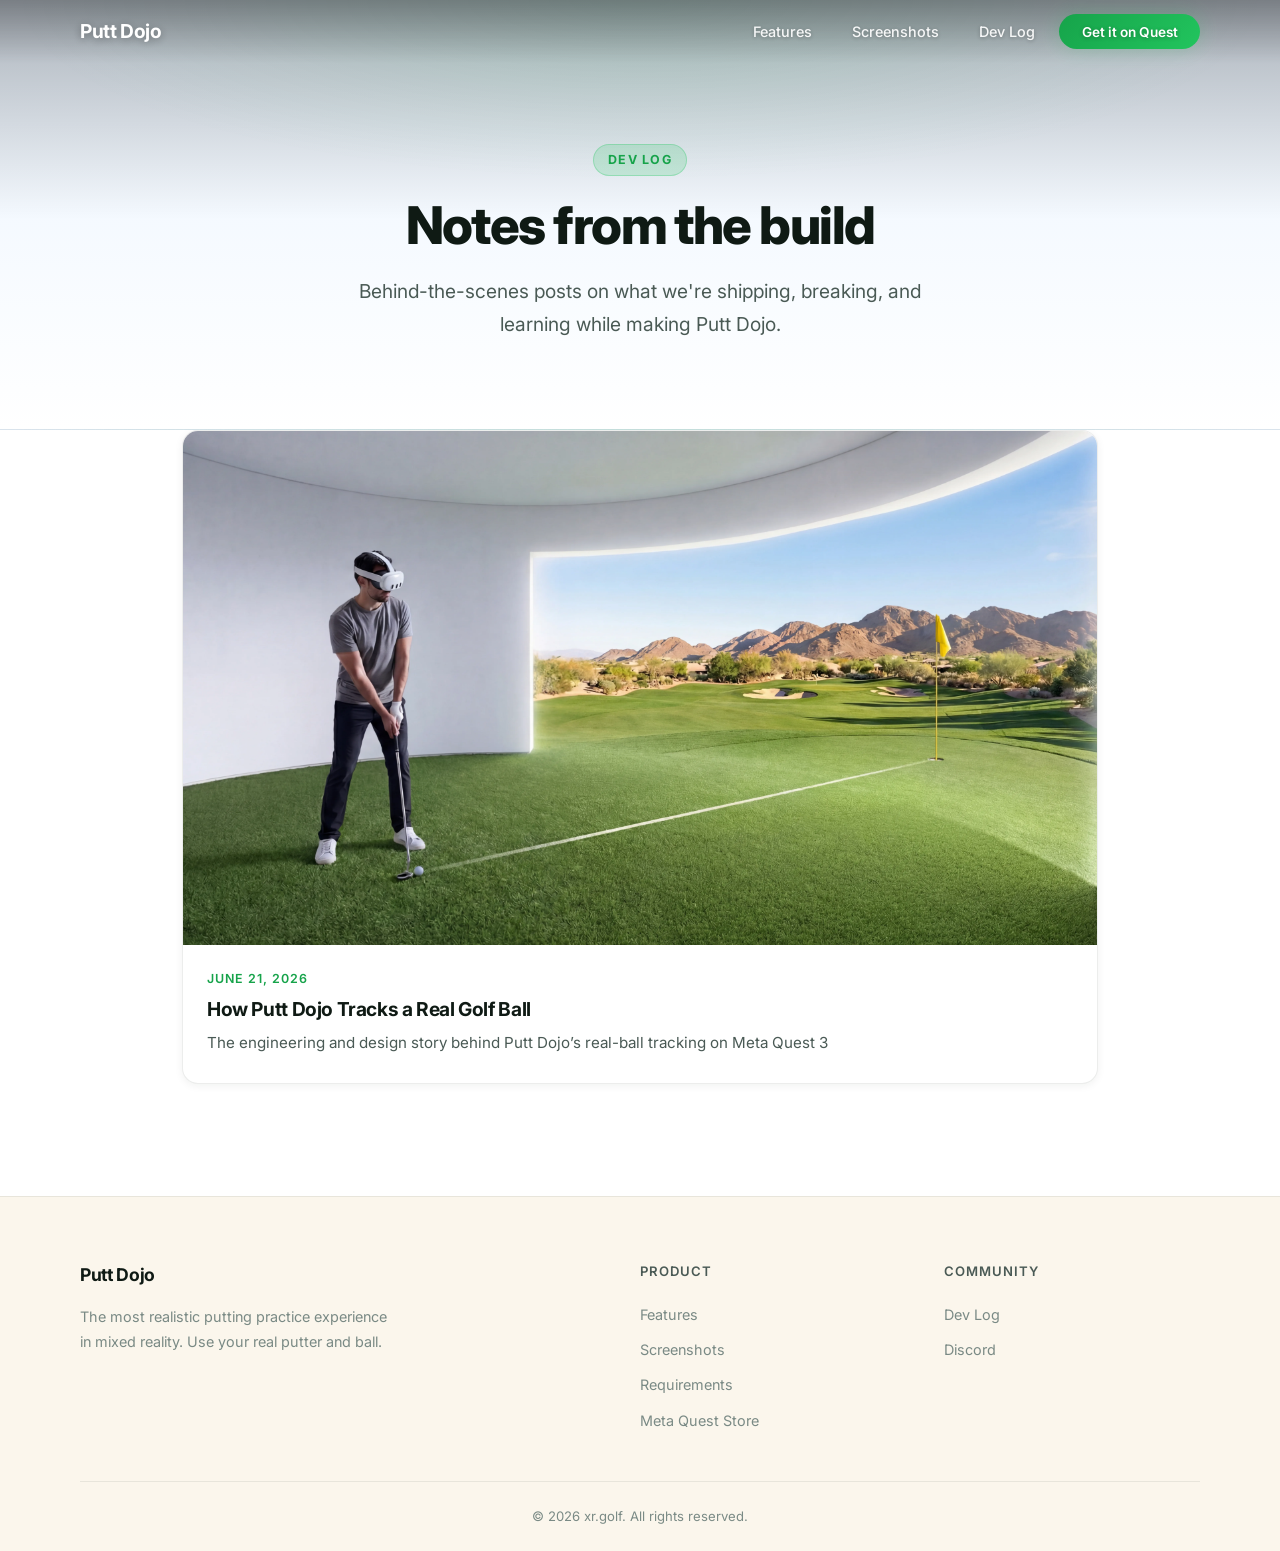
<file: devlog/index.html>
<!doctype html>
<html lang="en">
  <head>
    <meta charset="UTF-8" />
    <meta name="viewport" content="width=device-width, initial-scale=1.0" />
    <meta name="theme-color" content="#ffffff" />
    <title>Dev Log — Putt Dojo</title>
    <meta
      name="description"
      content="Behind-the-scenes notes on building Putt Dojo — a mixed-reality putting simulator for Meta Quest 3."
    />
    <link rel="canonical" href="https://puttdojo.com/devlog/" />

    <!-- Open Graph -->
    <meta property="og:type" content="website" />
    <meta property="og:site_name" content="Putt Dojo" />
    <meta property="og:url" content="https://puttdojo.com/devlog/" />
    <meta property="og:title" content="Dev Log — Putt Dojo" />
    <meta
      property="og:description"
      content="Behind-the-scenes notes on building Putt Dojo — a mixed-reality putting simulator for Meta Quest 3."
    />
    <meta property="og:image" content="https://puttdojo.com/images/keyart.webp" />

    <!-- Twitter Card -->
    <meta name="twitter:card" content="summary_large_image" />
    <meta name="twitter:title" content="Dev Log — Putt Dojo" />
    <meta
      name="twitter:description"
      content="Behind-the-scenes notes on building Putt Dojo — a mixed-reality putting simulator for Meta Quest 3."
    />
    <meta
      name="twitter:image"
      content="https://puttdojo.com/images/keyart.webp"
    />

    <link rel="preconnect" href="https://fonts.googleapis.com" />
    <link rel="preconnect" href="https://fonts.gstatic.com" crossorigin />
    <link
      href="https://fonts.googleapis.com/css2?family=Inter:wght@400;500;600;700;800&display=swap"
      rel="stylesheet"
    />
    <link rel="icon" type="image/x-icon" href="../images/favicon.ico" />
    <link rel="stylesheet" href="../styles.css" />
    <link rel="stylesheet" href="devlog.css" />

    <!-- Structured data -->
    <script type="application/ld+json">
      {
        "@context": "https://schema.org",
        "@type": "Blog",
        "@id": "https://puttdojo.com/devlog/#blog",
        "name": "Putt Dojo Dev Log",
        "description": "Behind-the-scenes notes on building Putt Dojo — a mixed-reality putting simulator for Meta Quest 3.",
        "url": "https://puttdojo.com/devlog/",
        "publisher": {
          "@type": "Organization",
          "name": "Putt Dojo",
          "url": "https://puttdojo.com/",
          "logo": "https://puttdojo.com/images/icon.png"
        },
        "blogPost": [
          {
            "@type": "BlogPosting",
            "headline": "How Putt Dojo Tracks a Real Golf Ball",
            "url": "https://puttdojo.com/devlog/tracking-a-real-golf-ball.html",
            "image": "https://puttdojo.com/images/keyart.webp",
            "datePublished": "2026-06-21",
            "author": { "@type": "Person", "name": "Gayan" }
          }
        ]
      }
    </script>
  </head>
  <body>
    <nav class="nav scrolled" id="nav">
      <div class="nav-container">
        <a href="../index.html" class="nav-logo"><span>Putt Dojo</span></a>
        <ul class="nav-links" id="nav-links">
          <li><a href="../index.html#features">Features</a></li>
          <li><a href="../index.html#screenshots">Screenshots</a></li>
          <li><a href="index.html">Dev Log</a></li>
          <li>
            <a
              href="https://www.meta.com/en-gb/experiences/putt-window/7908645409222708/"
              class="nav-cta"
              target="_blank"
              rel="noopener noreferrer"
              >Get it on Quest</a
            >
          </li>
        </ul>
        <button
          class="nav-toggle"
          id="nav-toggle"
          aria-label="Toggle navigation"
        >
          <span></span><span></span><span></span>
        </button>
      </div>
    </nav>

    <header class="devlog-hero">
      <div class="devlog-hero-content">
        <span class="section-label">Dev Log</span>
        <h1 class="devlog-title">Notes from the build</h1>
        <p class="devlog-deck">
          Behind-the-scenes posts on what we're shipping, breaking, and learning
          while making Putt Dojo.
        </p>
      </div>
    </header>

    <section class="devlog-index">
      <div class="devlog-list">
        <a href="tracking-a-real-golf-ball.html" class="devlog-card">
          <div class="devlog-card-thumb">
            <img
              src="../images/keyart.webp"
              alt="Putt Dojo key art — real golf ball tracking in mixed reality"
            />
          </div>
          <div class="devlog-card-body">
            <span class="devlog-card-meta">June 21, 2026</span>
            <h3>How Putt Dojo Tracks a Real Golf Ball</h3>
            <p>
              The engineering and design story behind Putt Dojo&rsquo;s
              real-ball tracking on Meta Quest 3
            </p>
          </div>
        </a>

        <!--
          To add a post, copy this block and update the href, image, date,
          title, and summary.

          <a href="your-new-post.html" class="devlog-card">
            <div class="devlog-card-thumb"><img src="../images/keyart.webp" alt="" /></div>
            <div class="devlog-card-body">
              <span class="devlog-card-meta">DATE &middot; READ TIME</span>
              <h3>Title</h3>
              <p>Summary.</p>
            </div>
          </a>
        -->
      </div>
    </section>

    <footer class="footer" style="margin-top: 2rem">
      <div class="container">
        <div class="footer-content">
          <div class="footer-brand">
            <a href="../index.html" class="footer-logo"
              ><span>Putt Dojo</span></a
            >
            <p class="footer-description">
              The most realistic putting practice experience in mixed reality.
              Use your real putter and ball.
            </p>
          </div>
          <div class="footer-links-group">
            <h4>Product</h4>
            <ul>
              <li><a href="../index.html#features">Features</a></li>
              <li><a href="../index.html#screenshots">Screenshots</a></li>
              <li><a href="../index.html#requirements">Requirements</a></li>
              <li>
                <a
                  href="https://www.meta.com/en-gb/experiences/putt-window/7908645409222708/"
                  target="_blank"
                  rel="noopener noreferrer"
                  >Meta Quest Store</a
                >
              </li>
            </ul>
          </div>
          <div class="footer-links-group">
            <h4>Community</h4>
            <ul>
              <li><a href="index.html">Dev Log</a></li>
              <li>
                <a
                  href="https://discord.gg/wkDcwCEBzJ"
                  target="_blank"
                  rel="noopener noreferrer"
                  >Discord</a
                >
              </li>
            </ul>
          </div>
        </div>
        <div class="footer-bottom">
          <p>&copy; 2026 xr.golf. All rights reserved.</p>
        </div>
      </div>
    </footer>

    <script src="../script.js"></script>
  </body>
</html>
</file>
<file: styles.css>
:root {
  /* Color palette - Daylight Theme matching store key art */
  --primary: #22c55e;
  --primary-dark: #16a34a;
  --primary-light: #4ade80;
  --primary-glow: rgba(34, 197, 94, 0.18);
  --accent: #22c55e;

  /* Daylight surface tiers */
  --sky-50: #eaf4ff;
  --sky-100: #d6ebff;
  --sky-200: #b9ddff;
  --sand-50: #fbf6ec;
  --sand-100: #f4ead5;
  --green-surface: #ecfdf5;

  /* Variable names retained for backwards compat with existing selectors,
     repointed to light values. */
  --bg-darkest: #ffffff;
  --bg-dark: var(--sky-50);
  --bg-darker: var(--sand-50);
  --bg-card: #ffffff;
  --bg-card-hover: var(--green-surface);
  --bg-elevated: rgba(34, 197, 94, 0.05);

  --text-primary: #0f1a14;
  --text-secondary: #4a5a55;
  --text-muted: #7a8a85;
  --text-accent: var(--primary);

  --border-subtle: rgba(15, 26, 20, 0.08);
  --border-light: rgba(15, 26, 20, 0.14);
  --border-accent: rgba(34, 197, 94, 0.28);

  /* Secondary yellow flag accent */
  --accent-yellow: #fbbf24;
  --accent-yellow-dark: #f59e0b;
  --accent-yellow-glow: rgba(251, 191, 36, 0.18);
  --gold: var(--accent-yellow);
  --discord: #5865f2;

  /* Gradients */
  --gradient-hero-overlay: linear-gradient(
    180deg,
    rgba(255, 255, 255, 0) 0%,
    rgba(255, 255, 255, 0) 55%,
    rgba(255, 255, 255, 0.55) 82%,
    #ffffff 100%
  );
  --gradient-nav-vignette: linear-gradient(
    180deg,
    rgba(0, 0, 0, 0.28) 0%,
    rgba(0, 0, 0, 0) 100%
  );
  --gradient-primary: linear-gradient(135deg, #16a34a 0%, #22c55e 100%);
  --gradient-card: linear-gradient(
    145deg,
    #ffffff 0%,
    rgba(34, 197, 94, 0.04) 100%
  );
  --gradient-cta: linear-gradient(135deg, #16a34a 0%, #22c55e 100%);
  --gradient-cta-yellow: linear-gradient(135deg, #f59e0b 0%, #fbbf24 100%);

  /* Spacing */
  --section-padding: 5rem;
  --container-max: 1120px;

  /* Shadows - soft slate */
  --shadow-sm: 0 2px 8px rgba(15, 26, 20, 0.06);
  --shadow-md: 0 8px 24px rgba(15, 26, 20, 0.08);
  --shadow-lg: 0 18px 48px rgba(15, 26, 20, 0.12);
  --shadow-glow: 0 0 40px rgba(34, 197, 94, 0.18);
  --shadow-glow-strong: 0 0 60px rgba(34, 197, 94, 0.28);
  --shadow-glow-yellow: 0 0 40px rgba(251, 191, 36, 0.22);

  /* Transitions */
  --transition-fast: 0.15s ease;
  --transition-normal: 0.3s cubic-bezier(0.4, 0, 0.2, 1);
  --transition-slow: 0.5s cubic-bezier(0.4, 0, 0.2, 1);

  /* Border radius */
  --radius-sm: 8px;
  --radius-md: 12px;
  --radius-lg: 16px;
  --radius-xl: 24px;
}

* {
  margin: 0;
  padding: 0;
  box-sizing: border-box;
}

html {
  scroll-behavior: smooth;
}

body {
  font-family:
    "Inter",
    -apple-system,
    BlinkMacSystemFont,
    "Segoe UI",
    Roboto,
    sans-serif;
  background: var(--bg-darkest);
  color: var(--text-primary);
  line-height: 1.6;
  overflow-x: hidden;
  -webkit-font-smoothing: antialiased;
  -moz-osx-font-smoothing: grayscale;
}

/* ===== NAVIGATION ===== */
.nav {
  position: fixed;
  top: 0;
  left: 0;
  right: 0;
  z-index: 1000;
  padding: 1rem 2rem;
  transition: all var(--transition-normal);
  background: var(--gradient-nav-vignette);
}

.nav.scrolled {
  background: rgba(255, 255, 255, 0.85);
  backdrop-filter: blur(24px) saturate(180%);
  -webkit-backdrop-filter: blur(24px) saturate(180%);
  border-bottom: 1px solid var(--border-subtle);
  box-shadow: 0 4px 20px rgba(15, 26, 20, 0.05);
}

.nav-container {
  max-width: var(--container-max);
  margin: 0 auto;
  display: flex;
  align-items: center;
  justify-content: space-between;
}

.nav-logo {
  display: flex;
  align-items: center;
  gap: 0.75rem;
  text-decoration: none;
  color: #ffffff;
  font-weight: 700;
  font-size: 1.2rem;
  letter-spacing: -0.02em;
  text-shadow: 0 2px 8px rgba(0, 0, 0, 0.35);
  transition:
    color var(--transition-normal),
    text-shadow var(--transition-normal);
}

.nav.scrolled .nav-logo {
  color: var(--text-primary);
  text-shadow: none;
}

.nav-logo img {
  height: 36px;
  width: auto;
}

.nav-links {
  display: flex;
  align-items: center;
  gap: 0.5rem;
  list-style: none;
}

.nav-links a {
  color: rgba(255, 255, 255, 0.92);
  text-decoration: none;
  font-weight: 500;
  font-size: 0.9rem;
  padding: 0.5rem 1rem;
  border-radius: var(--radius-sm);
  transition: all var(--transition-fast);
  text-shadow: 0 1px 4px rgba(0, 0, 0, 0.3);
}

.nav-links a:hover {
  color: #ffffff;
  background: rgba(255, 255, 255, 0.12);
}

.nav.scrolled .nav-links a {
  color: var(--text-secondary);
  text-shadow: none;
}

.nav.scrolled .nav-links a:hover {
  color: var(--text-primary);
  background: rgba(15, 26, 20, 0.05);
}

.nav-cta {
  background: var(--gradient-primary) !important;
  color: white !important;
  padding: 0.6rem 1.4rem !important;
  border-radius: 50px !important;
  font-weight: 600 !important;
  font-size: 0.85rem !important;
  transition: all var(--transition-normal) !important;
  box-shadow: 0 0 20px rgba(34, 197, 94, 0.2);
}

.nav-cta:hover {
  transform: translateY(-1px) !important;
  box-shadow: 0 0 30px rgba(34, 197, 94, 0.35) !important;
  background: var(--gradient-primary) !important;
}

.nav-toggle {
  display: none;
  flex-direction: column;
  gap: 5px;
  background: none;
  border: none;
  cursor: pointer;
  padding: 0.5rem;
}

.nav-toggle span {
  width: 22px;
  height: 2px;
  background: #ffffff;
  border-radius: 2px;
  transition: var(--transition-fast);
  box-shadow: 0 1px 4px rgba(0, 0, 0, 0.35);
}

.nav.scrolled .nav-toggle span {
  background: var(--text-primary);
  box-shadow: none;
}

/* ===== HERO SECTION ===== */
.hero {
  min-height: 100vh;
  display: flex;
  flex-direction: column;
  align-items: center;
  justify-content: center;
  padding: 8rem 2rem 6rem;
  background-image:
    url("images/keyart.webp"),
    linear-gradient(180deg, #8fc4dc 0%, #d8c89a 55%, #6ea84a 100%);
  background-size: cover, cover;
  background-position:
    center center,
    center center;
  background-repeat: no-repeat, no-repeat;
  background-color: #b8d8e8;
  position: relative;
  overflow: hidden;
}

.hero::before {
  content: "";
  position: absolute;
  top: 0;
  left: 0;
  right: 0;
  height: 220px;
  background: var(--gradient-nav-vignette);
  pointer-events: none;
  z-index: 1;
}

.hero::after {
  content: "";
  position: absolute;
  inset: 0;
  background:
    radial-gradient(
      ellipse 60% 45% at 50% 42%,
      rgba(0, 0, 0, 0.45) 0%,
      rgba(0, 0, 0, 0.25) 45%,
      rgba(0, 0, 0, 0) 75%
    ),
    var(--gradient-hero-overlay);
  pointer-events: none;
  z-index: 1;
}

.hero-content {
  position: relative;
  z-index: 2;
  text-align: center;
  max-width: 900px;
  margin: 0 auto;
}

.hero-badge {
  display: inline-flex;
  align-items: center;
  gap: 0.5rem;
  background: rgba(255, 255, 255, 0.92);
  border: 1px solid rgba(255, 255, 255, 0.6);
  padding: 0.5rem 1.2rem;
  border-radius: 50px;
  font-size: 0.82rem;
  font-weight: 600;
  color: var(--primary-dark);
  margin-bottom: 2rem;
  animation: fadeInUp 0.6s ease-out 0s both;
  letter-spacing: 0.01em;
  backdrop-filter: blur(8px);
  box-shadow: 0 4px 16px rgba(15, 26, 20, 0.12);
}

.hero-badge svg {
  color: var(--primary);
}

.hero-title {
  font-size: clamp(3.5rem, 11vw, 7rem);
  font-weight: 800;
  line-height: 1;
  letter-spacing: -0.035em;
  margin-bottom: 0.5rem;
  color: #ffffff;
  animation: fadeInUp 0.6s ease-out 0.1s both;
  text-shadow:
    0 1px 2px rgba(0, 0, 0, 0.55),
    0 4px 14px rgba(0, 0, 0, 0.5),
    0 12px 40px rgba(0, 0, 0, 0.45);
}

.hero-wordmark-sub {
  font-size: clamp(1.15rem, 3vw, 1.85rem);
  font-weight: 600;
  color: #ffffff;
  margin-bottom: 2.75rem;
  letter-spacing: 0.02em;
  animation: fadeInUp 0.6s ease-out 0.2s both;
  text-shadow:
    0 1px 2px rgba(0, 0, 0, 0.55),
    0 3px 12px rgba(0, 0, 0, 0.5),
    0 8px 24px rgba(0, 0, 0, 0.4);
}

.hero-tagline {
  font-size: clamp(1rem, 2.5vw, 1.15rem);
  font-weight: 400;
  color: var(--text-secondary);
  margin-bottom: 3rem;
  animation: fadeInUp 0.6s ease-out 0.2s both;
  max-width: 600px;
  margin-left: auto;
  margin-right: auto;
  line-height: 1.7;
}

.hero-buttons {
  display: flex;
  flex-wrap: wrap;
  gap: 1rem;
  justify-content: center;
  animation: fadeInUp 0.6s ease-out 0.4s both;
}

/* ===== BUTTONS ===== */
.btn {
  display: inline-flex;
  align-items: center;
  gap: 0.6rem;
  padding: 0.85rem 1.75rem;
  font-size: 0.95rem;
  font-weight: 600;
  text-decoration: none;
  border-radius: var(--radius-md);
  transition: all var(--transition-normal);
  cursor: pointer;
  border: none;
  letter-spacing: -0.01em;
}

.btn-lg {
  padding: 1rem 2rem;
  font-size: 1.05rem;
}

.btn-primary {
  background: var(--gradient-primary);
  color: white;
  box-shadow: 0 0 24px rgba(34, 197, 94, 0.2);
}

.btn-primary:hover {
  transform: translateY(-2px);
  box-shadow: 0 0 40px rgba(34, 197, 94, 0.35);
}

.btn-secondary {
  background: rgba(255, 255, 255, 0.92);
  color: var(--text-primary);
  border: 1px solid rgba(255, 255, 255, 0.7);
  backdrop-filter: blur(10px);
  box-shadow: 0 4px 16px rgba(15, 26, 20, 0.12);
}

.btn-secondary:hover {
  background: #ffffff;
  border-color: #ffffff;
  transform: translateY(-2px);
  box-shadow: 0 8px 24px rgba(15, 26, 20, 0.18);
}

.btn-outline {
  background: transparent;
  color: var(--text-primary);
  border: 1.5px solid var(--text-primary);
}

.btn-outline:hover {
  background: var(--text-primary);
  color: #ffffff;
  transform: translateY(-2px);
}

.scroll-indicator {
  position: absolute;
  bottom: 2rem;
  left: 50%;
  transform: translateX(-50%);
  animation: bounce 2s infinite;
  opacity: 0.6;
  color: #ffffff;
  z-index: 2;
  filter: drop-shadow(0 2px 6px rgba(0, 0, 0, 0.3));
}

.scroll-indicator svg {
  width: 28px;
  height: 28px;
}

/* ===== SECTION STYLES ===== */
.section {
  padding: var(--section-padding) 2rem;
}

.section-dark {
  background: var(--bg-darkest);
}

.section-darker {
  background: var(--bg-dark);
}

/* Demo section: hosts the relocated YouTube embed directly under the hero */
.section-demo {
  background: #ffffff;
  padding: 4rem 2rem 5rem;
  position: relative;
}

.demo-container {
  max-width: 960px;
  margin: 0 auto;
  text-align: center;
  position: relative;
  z-index: 1;
}

.demo-container .section-label {
  margin-bottom: 1.25rem;
}

.demo-lead {
  font-size: 1.05rem;
  color: var(--text-secondary);
  max-width: 620px;
  margin: 0 auto 2.5rem;
  line-height: 1.7;
}

.hero-video-container {
  position: relative;
  width: 100%;
  max-width: 920px;
  margin: 0 auto;
  border-radius: var(--radius-xl);
  overflow: hidden;
  border: 1px solid var(--border-subtle);
  box-shadow: var(--shadow-lg), var(--shadow-glow);
}

.video-wrapper {
  position: relative;
  aspect-ratio: 16 / 9;
  background: #000;
}

.video-wrapper iframe {
  position: absolute;
  top: 0;
  left: 0;
  width: 100%;
  height: 100%;
  border: 0;
}

.section-cta {
  background: #ffffff;
  position: relative;
  overflow: hidden;
}

.section-cta::before {
  content: "";
  position: absolute;
  top: 50%;
  left: 50%;
  width: 700px;
  height: 700px;
  transform: translate(-50%, -50%);
  background: radial-gradient(
    circle,
    rgba(34, 197, 94, 0.1) 0%,
    transparent 70%
  );
  pointer-events: none;
}

.container {
  max-width: var(--container-max);
  margin: 0 auto;
  position: relative;
  z-index: 1;
}

.section-header {
  text-align: center;
  margin-bottom: 4rem;
}

.section-label {
  display: inline-block;
  font-size: 0.78rem;
  font-weight: 700;
  text-transform: uppercase;
  letter-spacing: 0.1em;
  color: var(--primary-dark);
  margin-bottom: 0.75rem;
  padding: 0.3rem 0.9rem;
  background: var(--primary-glow);
  border-radius: 50px;
  border: 1px solid var(--border-accent);
}

.section-label--flag {
  color: var(--accent-yellow-dark);
  background: var(--accent-yellow-glow);
  border-color: rgba(245, 158, 11, 0.3);
}

.section-title {
  font-size: clamp(2rem, 4.5vw, 2.75rem);
  font-weight: 800;
  margin-bottom: 1rem;
  letter-spacing: -0.03em;
  color: var(--text-primary);
}

.section-subtitle {
  font-size: 1.05rem;
  color: var(--text-secondary);
  max-width: 560px;
  margin: 0 auto;
  line-height: 1.7;
}

/* ===== FEATURES SECTION ===== */
.features-grid {
  display: grid;
  grid-template-columns: repeat(auto-fit, minmax(300px, 1fr));
  gap: 1.5rem;
}

.feature-card {
  background: var(--bg-card);
  padding: 2.5rem;
  border-radius: var(--radius-lg);
  border: 1px solid var(--border-subtle);
  transition: all var(--transition-normal);
  position: relative;
  overflow: hidden;
  box-shadow: var(--shadow-sm);
}

.feature-card:hover {
  border-color: var(--border-accent);
  background: var(--bg-card-hover);
  transform: translateY(-4px);
  box-shadow: var(--shadow-md), var(--shadow-glow);
}

.feature-icon {
  width: 56px;
  height: 56px;
  display: flex;
  align-items: center;
  justify-content: center;
  background: var(--primary-glow);
  border: 1px solid var(--border-accent);
  border-radius: var(--radius-md);
  margin-bottom: 1.5rem;
  color: var(--primary);
}

.feature-card h3 {
  font-size: 1.2rem;
  font-weight: 700;
  margin-bottom: 0.75rem;
  color: var(--text-primary);
  letter-spacing: -0.02em;
}

.feature-card p {
  color: var(--text-secondary);
  line-height: 1.7;
  font-size: 0.95rem;
}

/* ===== SCREENSHOTS SECTION ===== */
.screenshots-grid {
  display: grid;
  grid-template-columns: repeat(auto-fit, minmax(280px, 1fr));
  gap: 1.25rem;
}

.screenshot-item {
  position: relative;
  border-radius: var(--radius-lg);
  overflow: hidden;
  transition: all var(--transition-normal);
  aspect-ratio: 16 / 10;
  background: var(--bg-card);
  border: 1px solid var(--border-subtle);
  box-shadow: var(--shadow-sm);
  cursor: pointer;
}

.screenshot-item:hover {
  transform: scale(1.02);
  border-color: var(--border-accent);
  box-shadow: var(--shadow-md), var(--shadow-glow);
}

.screenshot-item img {
  width: 100%;
  height: 100%;
  object-fit: cover;
  transition: opacity var(--transition-normal);
}

.screenshot-item::after {
  content: "";
  position: absolute;
  inset: 0;
  background: linear-gradient(to top, rgba(0, 0, 0, 0.4) 0%, transparent 50%);
  pointer-events: none;
  opacity: 0;
  transition: opacity var(--transition-normal);
}

.screenshot-item:hover::after {
  opacity: 1;
}

.screenshot-expand-icon {
  position: absolute;
  bottom: 12px;
  right: 12px;
  width: 36px;
  height: 36px;
  background: rgba(255, 255, 255, 0.92);
  backdrop-filter: blur(8px);
  border: 1px solid rgba(15, 26, 20, 0.08);
  border-radius: 50%;
  display: flex;
  align-items: center;
  justify-content: center;
  opacity: 0;
  transition:
    opacity var(--transition-normal),
    transform var(--transition-normal);
  z-index: 2;
  pointer-events: none;
}

.screenshot-expand-icon svg {
  width: 16px;
  height: 16px;
  color: var(--text-primary);
}

.screenshot-item:hover .screenshot-expand-icon {
  opacity: 1;
}

/* ===== LIGHTBOX GALLERY ===== */
.lightbox {
  position: fixed;
  top: 0;
  left: 0;
  width: 100%;
  height: 100%;
  background: rgba(0, 0, 0, 0.96);
  z-index: 2000;
  display: flex;
  align-items: center;
  justify-content: center;
  opacity: 0;
  visibility: hidden;
  transition:
    opacity var(--transition-normal),
    visibility var(--transition-normal);
  backdrop-filter: blur(20px);
}

.lightbox.active {
  opacity: 1;
  visibility: visible;
}

.lightbox-content {
  max-width: 90vw;
  max-height: 85vh;
  display: flex;
  align-items: center;
  justify-content: center;
}

.lightbox-image {
  max-width: 100%;
  max-height: 85vh;
  object-fit: contain;
  border-radius: var(--radius-lg);
  box-shadow: 0 20px 60px rgba(0, 0, 0, 0.5);
  transform: scale(0.95);
  transition: transform var(--transition-normal);
}

.lightbox.active .lightbox-image {
  transform: scale(1);
}

.lightbox-close {
  position: absolute;
  top: 20px;
  right: 20px;
  width: 44px;
  height: 44px;
  background: rgba(255, 255, 255, 0.08);
  border: 1px solid rgba(255, 255, 255, 0.1);
  border-radius: 50%;
  color: white;
  font-size: 28px;
  cursor: pointer;
  display: flex;
  align-items: center;
  justify-content: center;
  transition: all var(--transition-fast);
  z-index: 2001;
}

.lightbox-close:hover {
  background: rgba(255, 255, 255, 0.15);
  transform: scale(1.05);
}

.lightbox-nav {
  position: absolute;
  top: 50%;
  transform: translateY(-50%);
  width: 52px;
  height: 52px;
  background: rgba(255, 255, 255, 0.08);
  border: 1px solid rgba(255, 255, 255, 0.1);
  border-radius: 50%;
  color: white;
  cursor: pointer;
  display: flex;
  align-items: center;
  justify-content: center;
  transition: all var(--transition-fast);
  z-index: 2001;
}

.lightbox-nav:hover {
  background: rgba(255, 255, 255, 0.15);
  transform: translateY(-50%) scale(1.05);
}

.lightbox-nav svg {
  width: 24px;
  height: 24px;
}

.lightbox-prev {
  left: 20px;
}

.lightbox-next {
  right: 20px;
}

.lightbox-counter {
  position: absolute;
  bottom: 24px;
  left: 50%;
  transform: translateX(-50%);
  color: var(--text-secondary);
  font-size: 0.85rem;
  font-weight: 500;
  background: rgba(0, 0, 0, 0.6);
  backdrop-filter: blur(10px);
  border: 1px solid rgba(255, 255, 255, 0.08);
  padding: 6px 18px;
  border-radius: 50px;
}

/* Mobile lightbox adjustments */
@media (max-width: 768px) {
  .lightbox-nav {
    width: 40px;
    height: 40px;
  }

  .lightbox-nav svg {
    width: 20px;
    height: 20px;
  }

  .lightbox-prev {
    left: 10px;
  }

  .lightbox-next {
    right: 10px;
  }

  .lightbox-close {
    top: 10px;
    right: 10px;
    width: 38px;
    height: 38px;
    font-size: 24px;
  }

  .lightbox-counter {
    bottom: 16px;
    font-size: 0.8rem;
    padding: 5px 14px;
  }

  .screenshot-expand-icon {
    opacity: 0.7;
  }
}

/* ===== TESTIMONIALS SECTION ===== */
.testimonials-grid {
  display: grid;
  grid-template-columns: repeat(auto-fit, minmax(300px, 1fr));
  gap: 1.5rem;
}

.testimonial-card {
  background: var(--bg-card);
  padding: 2rem;
  border-radius: var(--radius-lg);
  border: 1px solid var(--border-subtle);
  position: relative;
  transition: all var(--transition-normal);
  display: flex;
  flex-direction: column;
  box-shadow: var(--shadow-sm);
}

.testimonial-card:hover {
  border-color: var(--border-accent);
  transform: translateY(-4px);
  box-shadow: var(--shadow-md), var(--shadow-glow);
}

.testimonial-card::before {
  content: "\201C";
  position: absolute;
  top: 1.25rem;
  right: 1.5rem;
  font-size: 4rem;
  font-family: Georgia, serif;
  color: var(--accent-yellow);
  opacity: 0.25;
  line-height: 1;
}

.testimonial-rating {
  color: var(--gold);
  font-size: 0.95rem;
  letter-spacing: 3px;
  margin-bottom: 1rem;
}

.testimonial-text {
  font-size: 1rem;
  line-height: 1.8;
  color: var(--text-secondary);
  margin-bottom: 1.5rem;
  font-style: italic;
  flex: 1;
}

.testimonial-footer {
  display: flex;
  align-items: center;
  gap: 0.75rem;
  padding-top: 1rem;
  border-top: 1px solid var(--border-subtle);
}

.testimonial-avatar {
  width: 40px;
  height: 40px;
  border-radius: 50%;
  background: var(--primary-glow);
  border: 1px solid var(--border-accent);
  display: flex;
  align-items: center;
  justify-content: center;
  color: var(--primary);
}

.testimonial-author {
  font-weight: 600;
  color: var(--text-primary);
  font-size: 0.9rem;
}

.testimonial-source {
  font-size: 0.8rem;
  color: var(--text-muted);
}

/* ===== REQUIREMENTS SECTION ===== */
.requirements-container {
  max-width: 700px;
  margin: 0 auto;
}

.requirements-card {
  background: var(--bg-card);
  border-radius: var(--radius-xl);
  padding: 3rem;
  border: 1px solid var(--border-subtle);
  position: relative;
  overflow: hidden;
  box-shadow: var(--shadow-md);
}

.requirements-card::before {
  content: "";
  position: absolute;
  top: 0;
  left: 0;
  width: 4px;
  height: 100%;
  background: var(--gradient-primary);
}

.requirements-card h3 {
  font-size: 1.3rem;
  font-weight: 700;
  color: var(--text-primary);
  margin-bottom: 2rem;
  letter-spacing: -0.02em;
}

.requirements-list {
  list-style: none;
  margin-bottom: 2rem;
}

.requirements-list li {
  display: flex;
  align-items: flex-start;
  gap: 1rem;
  padding: 1rem 0;
  border-bottom: 1px solid var(--border-subtle);
  color: var(--text-secondary);
  font-size: 0.98rem;
}

.requirements-list li:last-child {
  border-bottom: none;
}

.check-icon {
  width: 26px;
  height: 26px;
  min-width: 26px;
  background: var(--primary-glow);
  border: 1px solid var(--border-accent);
  border-radius: 50%;
  display: flex;
  align-items: center;
  justify-content: center;
  color: var(--primary);
  margin-top: 1px;
}

.note-box {
  display: flex;
  align-items: flex-start;
  gap: 0.75rem;
  background: rgba(251, 191, 36, 0.12);
  border: 1px solid rgba(245, 158, 11, 0.28);
  padding: 1.25rem 1.5rem;
  border-radius: var(--radius-md);
  margin-top: 2rem;
}

.note-box-icon {
  color: var(--accent-yellow-dark);
  min-width: 18px;
  margin-top: 2px;
}

.note-box p {
  color: var(--text-secondary);
  font-size: 0.9rem;
  line-height: 1.65;
}

.controller-note {
  margin-top: 2rem;
  color: var(--text-muted);
  font-size: 0.92rem;
  font-style: italic;
  text-align: center;
}

/* ===== CTA SECTION ===== */
.cta-content {
  text-align: center;
  max-width: 600px;
  margin: 0 auto;
  padding: 3rem 0;
}

.cta-title {
  font-size: clamp(2rem, 4.5vw, 2.5rem);
  font-weight: 800;
  margin-bottom: 1.25rem;
  line-height: 1.15;
  letter-spacing: -0.03em;
  color: var(--text-primary);
}

.cta-text {
  font-size: 1.05rem;
  color: var(--text-secondary);
  margin-bottom: 2.5rem;
  line-height: 1.7;
}

.cta-buttons {
  display: flex;
  flex-wrap: wrap;
  gap: 1rem;
  justify-content: center;
}

/* ===== FOOTER ===== */
.footer {
  background: var(--sand-50);
  border-top: 1px solid var(--border-subtle);
  padding: 4rem 2rem 0;
}

.footer-content {
  display: grid;
  grid-template-columns: 2fr 1fr 1fr;
  gap: 3rem;
  padding-bottom: 3rem;
}

.footer-brand {
  max-width: 320px;
}

.footer-logo {
  display: flex;
  align-items: center;
  gap: 0.6rem;
  text-decoration: none;
  color: var(--text-primary);
  font-weight: 700;
  font-size: 1.1rem;
  letter-spacing: -0.02em;
  margin-bottom: 1rem;
}

.footer-logo img {
  height: 32px;
  width: auto;
}

.footer-description {
  font-size: 0.9rem;
  color: var(--text-muted);
  line-height: 1.7;
}

.footer-links-group h4 {
  font-size: 0.82rem;
  font-weight: 600;
  text-transform: uppercase;
  letter-spacing: 0.08em;
  color: var(--text-secondary);
  margin-bottom: 1.25rem;
}

.footer-links-group ul {
  list-style: none;
  display: flex;
  flex-direction: column;
  gap: 0.6rem;
}

.footer-links-group a {
  color: var(--text-muted);
  text-decoration: none;
  font-size: 0.9rem;
  transition: color var(--transition-fast);
}

.footer-links-group a:hover {
  color: var(--text-primary);
}

.footer-bottom {
  border-top: 1px solid var(--border-subtle);
  padding: 1.5rem 0;
  text-align: center;
}

.footer-bottom p {
  color: var(--text-muted);
  font-size: 0.82rem;
}

/* ===== ANIMATIONS ===== */
@keyframes fadeInUp {
  from {
    opacity: 0;
    transform: translateY(24px);
  }
  to {
    opacity: 1;
    transform: translateY(0);
  }
}

@keyframes bounce {
  0%,
  100% {
    transform: translateX(-50%) translateY(0);
  }
  50% {
    transform: translateX(-50%) translateY(8px);
  }
}

.reveal {
  opacity: 0;
  transform: translateY(30px);
  transition: all 0.7s cubic-bezier(0.4, 0, 0.2, 1);
}

.reveal.active {
  opacity: 1;
  transform: translateY(0);
}

/* Stagger animation for grid children */
.features-grid .reveal:nth-child(2) {
  transition-delay: 0.1s;
}
.features-grid .reveal:nth-child(3) {
  transition-delay: 0.2s;
}
.testimonials-grid .reveal:nth-child(2) {
  transition-delay: 0.1s;
}
.testimonials-grid .reveal:nth-child(3) {
  transition-delay: 0.2s;
}
.screenshots-grid .reveal:nth-child(2) {
  transition-delay: 0.05s;
}
.screenshots-grid .reveal:nth-child(3) {
  transition-delay: 0.1s;
}
.screenshots-grid .reveal:nth-child(4) {
  transition-delay: 0.15s;
}
.screenshots-grid .reveal:nth-child(5) {
  transition-delay: 0.2s;
}

/* Lazy load images - only lazy class starts hidden */
img.lazy {
  opacity: 0;
  transition: opacity var(--transition-normal);
}

img.lazy.loaded,
img.loaded,
.lightbox-image {
  opacity: 1;
}

/* ===== RESPONSIVE ===== */
@media (max-width: 900px) {
  .nav-links {
    display: none;
    position: absolute;
    top: 100%;
    left: 0;
    right: 0;
    background: rgba(255, 255, 255, 0.98);
    backdrop-filter: blur(24px);
    flex-direction: column;
    padding: 1.5rem;
    gap: 0.5rem;
    border-bottom: 1px solid var(--border-subtle);
    box-shadow: 0 8px 24px rgba(15, 26, 20, 0.08);
  }

  .nav-links.active {
    display: flex;
  }

  .nav-links.active a {
    color: var(--text-secondary);
    text-shadow: none;
  }

  .nav-links.active a:hover {
    color: var(--text-primary);
    background: rgba(15, 26, 20, 0.05);
  }

  .nav-links a {
    padding: 0.75rem 1rem;
    width: 100%;
  }

  .nav-toggle {
    display: flex;
  }

  .hero {
    padding: 7rem 1.5rem 4rem;
    min-height: 88vh;
    background-position: 68% center;
  }

  .hero-video-container {
    margin-bottom: 2rem;
  }

  .section-demo {
    padding: 3rem 1.5rem 4rem;
  }

  .btn {
    padding: 0.8rem 1.5rem;
    font-size: 0.9rem;
  }

  .section {
    padding: 5rem 1.5rem;
  }

  .feature-card {
    padding: 2rem;
  }

  .requirements-card {
    padding: 2rem;
  }

  .testimonials-grid {
    grid-template-columns: 1fr;
  }

  .footer-content {
    grid-template-columns: 1fr;
    gap: 2rem;
  }

  .footer-brand {
    max-width: 100%;
  }
}

@media (max-width: 480px) {
  .hero-buttons {
    flex-direction: column;
    width: 100%;
  }

  .hero-buttons .btn {
    width: 100%;
    justify-content: center;
  }

  .cta-buttons {
    flex-direction: column;
  }

  .cta-buttons .btn {
    width: 100%;
    justify-content: center;
  }

  .features-grid {
    grid-template-columns: 1fr;
  }

  .screenshots-grid {
    grid-template-columns: 1fr;
  }

  .proof-items {
    display: grid;
    grid-template-columns: 1fr 1fr;
    gap: 1.5rem;
  }

  .hero-title {
    font-size: 2.2rem;
  }
}

/* ===== LITE-YOUTUBE FACADE ===== */
.lite-youtube {
  position: relative;
  width: 100%;
  padding-bottom: 56.25%; /* 16:9 aspect ratio */
  background-color: #000;
  cursor: pointer;
  overflow: hidden;
}

.lite-youtube img {
  position: absolute;
  top: 0;
  left: 0;
  width: 100%;
  height: 100%;
  object-fit: cover;
  opacity: 1; /* Override lazy-load default */
}

.lite-youtube-playbtn {
  position: absolute;
  top: 50%;
  left: 50%;
  transform: translate(-50%, -50%);
  background: none;
  border: none;
  cursor: pointer;
  z-index: 1;
  transition:
    transform 0.2s ease,
    filter 0.2s ease;
}

.lite-youtube-playbtn svg {
  filter: drop-shadow(0 2px 8px rgba(0, 0, 0, 0.4));
}

.lite-youtube:hover .lite-youtube-playbtn {
  transform: translate(-50%, -50%) scale(1.1);
}

.lite-youtube:hover .lite-youtube-playbtn svg {
  filter: drop-shadow(0 4px 12px rgba(0, 0, 0, 0.5));
}

.lite-youtube.activated {
  padding-bottom: 0;
  height: 100%;
}

.lite-youtube.activated img,
.lite-youtube.activated .lite-youtube-playbtn {
  display: none;
}

.lite-youtube iframe {
  position: absolute;
  top: 0;
  left: 0;
  width: 100%;
  height: 100%;
  border: none;
}
</file>
<file: devlog/devlog.css>
/* ===========================================================
   DEVLOG ARTICLE STYLES
   Extends the main styles.css with prose / long-form typography.
   Keep this file purely additive — colour tokens, fonts, buttons
   and the .nav / .footer come from ../styles.css.
   =========================================================== */

/* The main site uses `img { opacity: 0 }` + a `.loaded` class added by
   script.js for lazy-loaded images. Dev log images are not lazy-loaded,
   so opt them back in to being visible by default. */
.devlog-hero img,
.devlog-cover img,
.devlog-card img,
.article img {
  opacity: 1;
}

/* ----- Article hero (compact replacement for the keyart hero) ----- */
.devlog-hero {
  position: relative;
  padding: 9rem 2rem 3.5rem;
  background:
    radial-gradient(
      ellipse 70% 60% at 50% 0%,
      rgba(34, 197, 94, 0.12) 0%,
      rgba(34, 197, 94, 0) 70%
    ),
    linear-gradient(180deg, var(--sky-50) 0%, #ffffff 100%);
  border-bottom: 1px solid var(--border-subtle);
  overflow: hidden;
}

.devlog-hero::before {
  content: "";
  position: absolute;
  top: 0;
  left: 0;
  right: 0;
  height: 220px;
  background: var(--gradient-nav-vignette);
  pointer-events: none;
  z-index: 1;
}

.devlog-hero-content {
  position: relative;
  z-index: 2;
  max-width: 760px;
  margin: 0 auto;
  text-align: center;
}

.devlog-hero .section-label {
  margin-bottom: 1.25rem;
}

.devlog-title {
  font-size: clamp(2rem, 5vw, 3.25rem);
  font-weight: 800;
  line-height: 1.15;
  letter-spacing: -0.03em;
  color: var(--text-primary);
  margin-bottom: 1.25rem;
}

.devlog-deck {
  font-size: clamp(1.05rem, 2vw, 1.2rem);
  color: var(--text-secondary);
  line-height: 1.7;
  max-width: 620px;
  margin: 0 auto 2rem;
}

.devlog-meta {
  display: inline-flex;
  flex-wrap: wrap;
  align-items: center;
  justify-content: center;
  gap: 0.5rem 1rem;
  font-size: 0.88rem;
  color: var(--text-muted);
}

.devlog-meta .dot {
  width: 4px;
  height: 4px;
  border-radius: 50%;
  background: var(--text-muted);
  opacity: 0.6;
}

.devlog-meta a {
  color: var(--primary-dark);
  text-decoration: none;
  font-weight: 600;
}

.devlog-meta a:hover {
  text-decoration: underline;
}

/* ----- Optional cover image directly under the hero ----- */
.devlog-cover {
  max-width: 980px;
  margin: 0 auto;
  padding: 0 2rem;
  margin-top: -1rem;
  margin-bottom: 3rem;
}

.devlog-cover figure {
  border-radius: var(--radius-xl);
  overflow: hidden;
  border: 1px solid var(--border-subtle);
  box-shadow: var(--shadow-lg);
  background: #000;
}

.devlog-cover img,
.devlog-cover video {
  display: block;
  width: 100%;
  height: auto;
}

/* ----- Article body / prose ----- */
.article {
  max-width: 720px;
  margin: 0 auto;
  padding: 0 1.5rem 5rem;
  color: var(--text-primary);
  font-size: 1.05rem;
  line-height: 1.75;
}

.article > * + * {
  margin-top: 1.4em;
}

.article h2 {
  font-size: clamp(1.5rem, 3vw, 1.85rem);
  font-weight: 800;
  letter-spacing: -0.02em;
  line-height: 1.25;
  margin-top: 2.6em;
  margin-bottom: 0.6em;
  color: var(--text-primary);
  scroll-margin-top: 6rem;
}

.article h2::before {
  content: "";
  display: block;
  width: 36px;
  height: 3px;
  border-radius: 2px;
  background: var(--gradient-primary);
  margin-bottom: 0.8rem;
}

.article h3 {
  font-size: 1.25rem;
  font-weight: 700;
  letter-spacing: -0.01em;
  margin-top: 2em;
  margin-bottom: 0.4em;
  color: var(--text-primary);
  scroll-margin-top: 6rem;
}

.article p {
  color: var(--text-secondary);
}

.article a {
  color: var(--primary-dark);
  text-decoration: none;
  border-bottom: 1px solid rgba(34, 197, 94, 0.35);
  transition: all var(--transition-fast);
}

.article a:hover {
  color: var(--primary);
  border-bottom-color: var(--primary);
}

.article strong {
  color: var(--text-primary);
  font-weight: 700;
}

.article ul,
.article ol {
  padding-left: 1.4em;
  color: var(--text-secondary);
}

.article li + li {
  margin-top: 0.4em;
}

.article ul li::marker {
  color: var(--primary);
}

.article hr {
  border: 0;
  height: 1px;
  background: var(--border-subtle);
  margin: 3em 0;
}

/* Blockquote — uses the yellow flag accent like the note-box */
.article blockquote {
  border-left: 3px solid var(--accent-yellow);
  background: rgba(251, 191, 36, 0.08);
  padding: 1rem 1.25rem;
  border-radius: 0 var(--radius-md) var(--radius-md) 0;
  color: var(--text-secondary);
  font-style: italic;
}

.article blockquote p {
  margin: 0;
}

/* Inline + block code */
.article code {
  font-family:
    ui-monospace, SFMono-Regular, "SF Mono", Menlo, Consolas, monospace;
  font-size: 0.92em;
  background: rgba(34, 197, 94, 0.08);
  border: 1px solid var(--border-accent);
  color: var(--primary-dark);
  padding: 0.12em 0.42em;
  border-radius: 6px;
}

.article pre {
  background: #0f1a14;
  color: #eaf4ff;
  padding: 1.1rem 1.25rem;
  border-radius: var(--radius-md);
  overflow-x: auto;
  font-size: 0.92rem;
  line-height: 1.6;
  border: 1px solid var(--border-subtle);
  box-shadow: var(--shadow-sm);
}

.article pre code {
  background: transparent;
  border: 0;
  color: inherit;
  padding: 0;
  border-radius: 0;
  font-size: inherit;
}

/* ----- Figures: images, videos, embeds ----- */
.article figure {
  margin: 2.4em 0;
}

.article figure img,
.article figure video {
  display: block;
  width: 100%;
  height: auto;
  border-radius: var(--radius-lg);
  border: 1px solid var(--border-subtle);
  box-shadow: var(--shadow-md);
  background: #000;
}

.article figcaption {
  margin-top: 0.75rem;
  font-size: 0.88rem;
  color: var(--text-muted);
  text-align: center;
  line-height: 1.55;
}

/* Side-by-side figure pair */
.article .figure-row {
  display: grid;
  grid-template-columns: 1fr 1fr;
  gap: 1rem;
}

.article .figure-row figure {
  margin: 0;
}

@media (max-width: 600px) {
  .article .figure-row {
    grid-template-columns: 1fr;
  }

  .devlog-hero {
    padding: 6.5rem 1.5rem 2.5rem;
  }
}

/* Wide figure: breaks out of the reading column for hero shots */
.article figure.wide {
  margin-left: calc(50% - 50vw + 1.5rem);
  margin-right: calc(50% - 50vw + 1.5rem);
  max-width: 980px;
  margin-left: auto;
  margin-right: auto;
}

/* Responsive 16:9 video wrapper for YouTube / Vimeo iframes */
.article .video-embed {
  position: relative;
  width: 100%;
  aspect-ratio: 16 / 9;
  border-radius: var(--radius-lg);
  overflow: hidden;
  border: 1px solid var(--border-subtle);
  box-shadow: var(--shadow-md), var(--shadow-glow);
  background: #000;
}

.article .video-embed iframe {
  position: absolute;
  inset: 0;
  width: 100%;
  height: 100%;
  border: 0;
}

/* Reusable note callout (mirrors the .note-box pattern from styles.css) */
.article .callout {
  display: flex;
  gap: 0.85rem;
  align-items: flex-start;
  padding: 1.1rem 1.25rem;
  border-radius: var(--radius-md);
  border: 1px solid var(--border-accent);
  background: var(--primary-glow);
  color: var(--text-secondary);
  font-size: 0.95rem;
}

.article .callout--warn {
  background: rgba(251, 191, 36, 0.12);
  border-color: rgba(245, 158, 11, 0.28);
  color: var(--text-secondary);
}

.article .callout strong {
  color: var(--text-primary);
}

.article .callout svg {
  flex-shrink: 0;
  margin-top: 2px;
  color: var(--primary);
}

.article .callout--warn svg {
  color: var(--accent-yellow-dark);
}

/* ----- Article footer (next/prev + back home) ----- */
.devlog-end {
  max-width: 720px;
  margin: 0 auto;
  padding: 0 1.5rem 4rem;
  display: flex;
  justify-content: space-between;
  align-items: center;
  gap: 1rem;
  flex-wrap: wrap;
}

.devlog-end .btn {
  font-size: 0.92rem;
}

/* Share button — sits between the back link and the Discord CTA */
.devlog-share {
  /* Comfortable touch target on mobile */
  min-height: 44px;
}

.devlog-share-icon {
  flex-shrink: 0;
}

/* Brief confirmation state after copying the link */
.devlog-share.is-shared {
  color: var(--primary-dark);
  border-color: var(--border-accent);
}

/* ----- Devlog index (article list) ----- */
.devlog-index {
  max-width: 980px;
  margin: 0 auto;
  padding: 0 2rem 5rem;
}

.devlog-list {
  display: grid;
  grid-template-columns: repeat(auto-fit, minmax(280px, 1fr));
  gap: 1.5rem;
}

.devlog-card {
  display: flex;
  flex-direction: column;
  background: var(--bg-card);
  border: 1px solid var(--border-subtle);
  border-radius: var(--radius-lg);
  overflow: hidden;
  text-decoration: none;
  color: inherit;
  box-shadow: var(--shadow-sm);
  transition: all var(--transition-normal);
}

.devlog-card:hover {
  transform: translateY(-4px);
  border-color: var(--border-accent);
  box-shadow: var(--shadow-md);
}

.devlog-card-thumb {
  aspect-ratio: 16 / 9;
  background: var(--bg-dark);
  overflow: hidden;
}

.devlog-card-thumb img {
  width: 100%;
  height: 100%;
  object-fit: cover;
  display: block;
  transition: transform var(--transition-slow);
}

.devlog-card:hover .devlog-card-thumb img {
  transform: scale(1.04);
}

.devlog-card-body {
  padding: 1.5rem 1.5rem 1.75rem;
  display: flex;
  flex-direction: column;
  gap: 0.5rem;
  flex: 1;
}

.devlog-card-meta {
  font-size: 0.78rem;
  font-weight: 600;
  text-transform: uppercase;
  letter-spacing: 0.08em;
  color: var(--primary-dark);
}

.devlog-card h3 {
  font-size: 1.2rem;
  font-weight: 700;
  letter-spacing: -0.02em;
  color: var(--text-primary);
  line-height: 1.35;
}

.devlog-card p {
  color: var(--text-secondary);
  font-size: 0.95rem;
  line-height: 1.6;
}

/* ----- Before / After image slider ----- */
.before-after {
  margin: 2.4em 0;
}

.before-after-inner {
  position: relative;
  display: block;
  cursor: col-resize;
  user-select: none;
  border-radius: var(--radius-lg);
  overflow: hidden;
  border: 1px solid var(--border-subtle);
  box-shadow: var(--shadow-md);
  background: #000;
}

/* Base image — sits on bottom, establishes element height */
.before-after-base {
  display: block;
  width: 100%;
  height: auto;
}

/* Top image — absolutely positioned, clipped from the right via clip-path */
.before-after-top {
  position: absolute;
  top: 0;
  left: 0;
  width: 100%;
  height: 100%;
  object-fit: cover;
  display: block;
}

/* Override the generic .article figure img styles for slider images */
.before-after-inner img {
  border-radius: 0 !important;
  border: none !important;
  box-shadow: none !important;
  background: transparent !important;
}

/* Vertical divider line */
.before-after-divider {
  position: absolute;
  top: 0;
  bottom: 0;
  width: 2px;
  background: rgba(255, 255, 255, 0.9);
  transform: translateX(-50%);
  pointer-events: none;
  will-change: left;
}

/* Circular drag handle centred on the divider */
.before-after-handle {
  position: absolute;
  top: 50%;
  left: 50%;
  transform: translate(-50%, -50%);
  width: 44px;
  height: 44px;
  border-radius: 50%;
  background: rgba(255, 255, 255, 0.95);
  border: 2px solid rgba(255, 255, 255, 0.9);
  box-shadow: 0 2px 12px rgba(0, 0, 0, 0.35);
  display: flex;
  align-items: center;
  justify-content: center;
  gap: 0;
  color: var(--text-primary);
  backdrop-filter: blur(4px);
  -webkit-backdrop-filter: blur(4px);
}

.before-after-handle svg {
  flex-shrink: 0;
}

/* Labels */
.before-after-label {
  position: absolute;
  top: 0.75rem;
  background: rgba(0, 0, 0, 0.52);
  color: #fff;
  font-size: 0.75rem;
  font-weight: 600;
  letter-spacing: 0.03em;
  padding: 3px 9px;
  border-radius: 20px;
  pointer-events: none;
  transition: opacity 0.2s ease;
}

.before-after-label--left {
  left: 0.75rem;
}

.before-after-label--right {
  right: 0.75rem;
}

/* Fade labels while dragging */
.before-after-inner.is-dragging .before-after-label {
  opacity: 0;
}

/* Invisible range input — spans full element, captures all pointer/touch events */
.before-after-range {
  position: absolute;
  inset: 0;
  width: 100%;
  height: 100%;
  opacity: 0;
  cursor: col-resize;
  margin: 0;
  padding: 0;
  -webkit-appearance: none;
  appearance: none;
}

.before-after .before-after-inner + figcaption,
.before-after figcaption {
  margin-top: 0.75rem;
  font-size: 0.88rem;
  color: var(--text-muted);
  text-align: center;
  line-height: 1.55;
}

/* ===========================================================
   MOBILE REFINEMENTS
   Fine-tuning for narrow viewports (~360–600px). Base layout
   is already fluid; these rules tighten spacing and prevent
   cramped prose elements at small widths.
   =========================================================== */
@media (max-width: 600px) {
  /* Tighten the generous horizontal gutters on small screens */
  .devlog-cover {
    padding: 0 1.25rem;
  }

  /* Stack the end-of-article buttons full-width instead of
     spreading them apart with awkward gaps */
  .devlog-end {
    flex-direction: column;
    align-items: stretch;
    justify-content: flex-start;
    gap: 0.75rem;
    padding: 0 1.25rem 3.5rem;
  }

  .devlog-end .btn {
    width: 100%;
    justify-content: center;
  }

  /* Give callouts room to breathe at narrow widths */
  .article .callout {
    padding: 0.95rem 1rem;
    gap: 0.7rem;
    font-size: 0.92rem;
  }

  /* Reduce code-block size to limit horizontal scrolling */
  .article pre {
    padding: 0.95rem 1rem;
    font-size: 0.82rem;
  }
}

@media (max-width: 400px) {
  /* Pull the before/after labels slightly inward so they don't
     collide with the very edge on the smallest screens */
  .before-after-label--left {
    left: 0.5rem;
  }

  .before-after-label--right {
    right: 0.5rem;
  }
}
</file>
